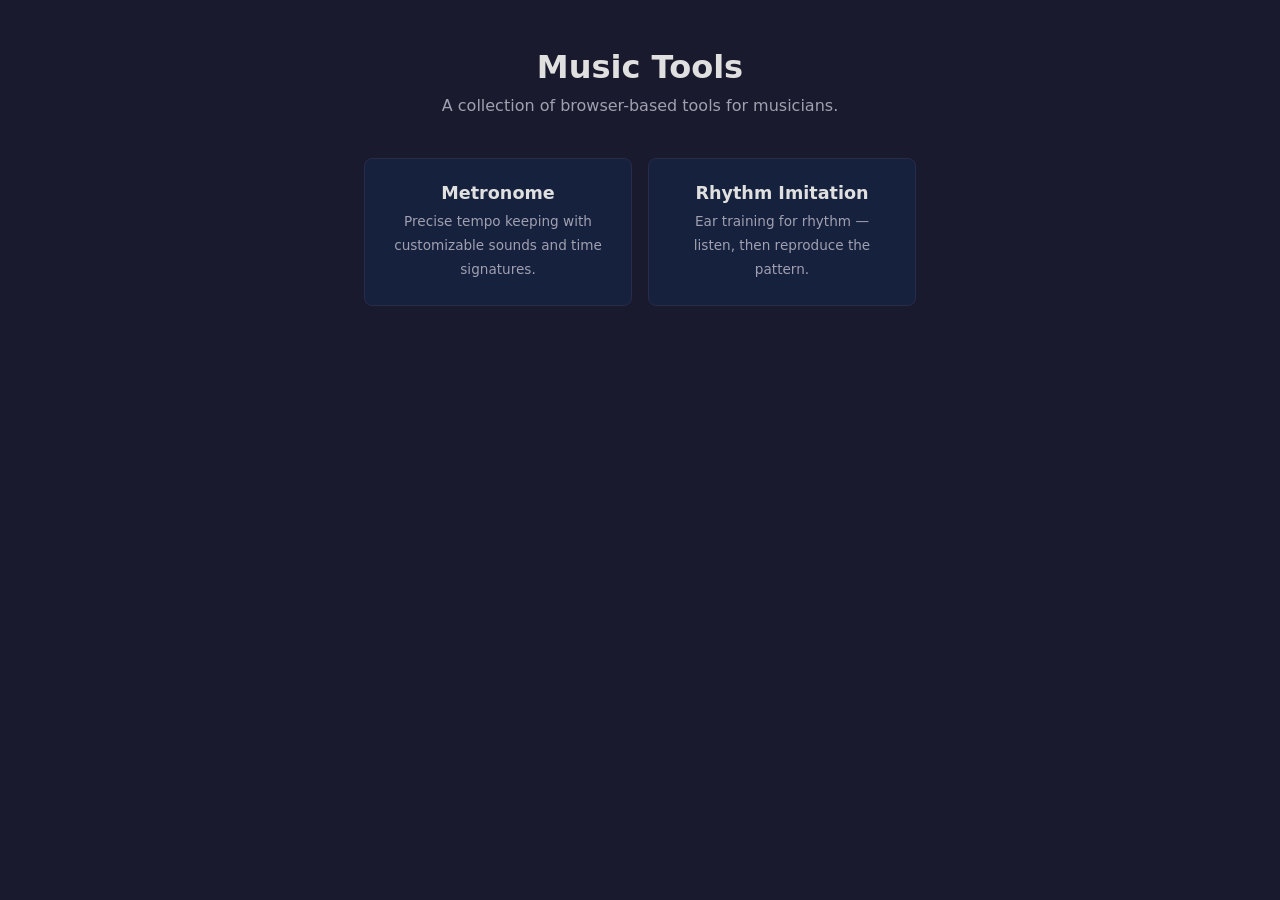
<file: index.html>
<!DOCTYPE html>
<html lang="en">
<head>
    <meta charset="UTF-8">
    <meta name="viewport" content="width=device-width, initial-scale=1.0">
    <title>Music Tools</title>
    <link rel="stylesheet" href="shared/css/base.css">
    <style>
        .landing {
            max-width: 600px;
            margin: 0 auto;
            padding: 3rem 1.5rem;
            text-align: center;
        }

        .landing h1 {
            font-size: 2rem;
            margin-bottom: 0.5rem;
        }

        .landing p {
            color: var(--text-secondary);
            margin-bottom: 2.5rem;
        }

        .tool-grid {
            display: grid;
            grid-template-columns: repeat(auto-fill, minmax(200px, 1fr));
            gap: 1rem;
        }

        .tool-card {
            display: block;
            padding: 1.5rem;
            background: var(--bg-secondary);
            border: 1px solid var(--border);
            border-radius: var(--radius-md);
            text-decoration: none;
            transition: border-color var(--transition-fast), transform var(--transition-fast);
        }

        .tool-card:hover {
            border-color: var(--accent);
            transform: translateY(-2px);
            color: var(--text-primary);
        }

        .tool-card h2 {
            font-size: 1.1rem;
            margin-bottom: 0.3rem;
        }

        .tool-card span {
            font-size: 0.85rem;
            color: var(--text-secondary);
        }
    </style>
</head>
<body>
    <main class="landing">
        <h1>Music Tools</h1>
        <p>A collection of browser-based tools for musicians.</p>

        <div class="tool-grid">
            <a href="metronome/index.html" class="tool-card">
                <h2>Metronome</h2>
                <span>Precise tempo keeping with customizable sounds and time signatures.</span>
            </a>
            <a href="rhythm/index.html" class="tool-card">
                <h2>Rhythm Imitation</h2>
                <span>Ear training for rhythm — listen, then reproduce the pattern.</span>
            </a>
        </div>
    </main>
</body>
</html>
</file>
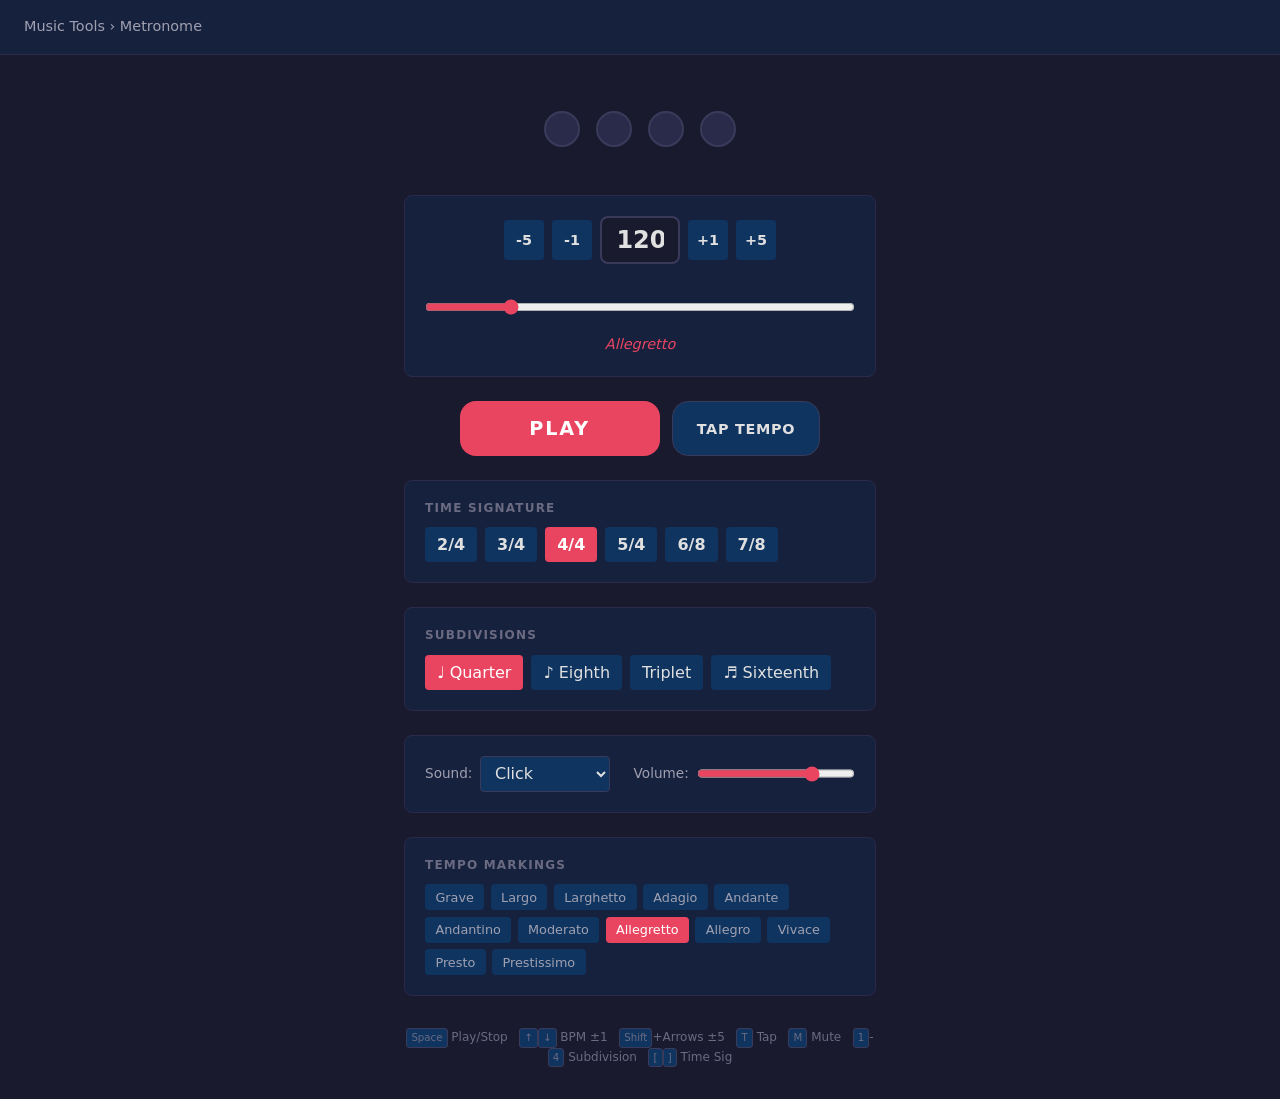
<file: metronome/index.html>
<!DOCTYPE html>
<html lang="en">
<head>
    <meta charset="UTF-8">
    <meta name="viewport" content="width=device-width, initial-scale=1.0">
    <title>Metronome - Music Tools</title>
    <link rel="stylesheet" href="../shared/css/base.css">
    <link rel="stylesheet" href="css/metronome.css">
</head>
<body>
    <header class="site-header">
        <nav><a href="../index.html">Music Tools</a> &rsaquo; Metronome</nav>
    </header>

    <main class="metronome">
        <!-- Beat Display -->
        <section class="beat-display" aria-label="Beat indicator">
            <div class="beat-dots" id="beatDots"></div>
        </section>

        <!-- BPM Control -->
        <section class="bpm-control">
            <div class="bpm-buttons">
                <button class="bpm-adjust" data-delta="-5">-5</button>
                <button class="bpm-adjust" data-delta="-1">-1</button>
                <input type="number" id="bpmInput" class="bpm-input" min="20" max="600" value="120">
                <button class="bpm-adjust" data-delta="1">+1</button>
                <button class="bpm-adjust" data-delta="5">+5</button>
            </div>
            <input type="range" id="bpmSlider" class="bpm-slider" min="20" max="600" value="120">
            <div class="tempo-label" id="tempoLabel">Allegretto</div>
        </section>

        <!-- Play / Tap -->
        <section class="play-control">
            <button id="playBtn" class="play-btn">PLAY</button>
            <button id="tapBtn" class="tap-btn">TAP TEMPO</button>
        </section>

        <!-- Time Signature -->
        <section class="time-signature">
            <h3>Time Signature</h3>
            <div class="ts-buttons" id="tsButtons">
                <button data-beats="2" data-unit="4">2/4</button>
                <button data-beats="3" data-unit="4">3/4</button>
                <button data-beats="4" data-unit="4" class="active">4/4</button>
                <button data-beats="5" data-unit="4">5/4</button>
                <button data-beats="6" data-unit="8">6/8</button>
                <button data-beats="7" data-unit="8">7/8</button>
            </div>
        </section>

        <!-- Subdivisions -->
        <section class="subdivisions">
            <h3>Subdivisions</h3>
            <div class="sub-buttons" id="subButtons">
                <button data-sub="1" class="active">&#9833; Quarter</button>
                <button data-sub="2">&#9834; Eighth</button>
                <button data-sub="3">Triplet</button>
                <button data-sub="4">&#9836; Sixteenth</button>
            </div>
        </section>

        <!-- Sound & Volume -->
        <section class="sound-volume">
            <div class="sound-select">
                <label for="soundSelect">Sound:</label>
                <select id="soundSelect"></select>
            </div>
            <div class="volume-control">
                <label for="volumeSlider">Volume:</label>
                <input type="range" id="volumeSlider" min="0" max="100" value="80">
            </div>
        </section>

        <!-- Tempo Presets -->
        <section class="tempo-presets">
            <h3>Tempo Markings</h3>
            <div class="preset-buttons" id="presetButtons"></div>
        </section>

        <!-- Shortcuts Help -->
        <div class="shortcuts-help">
            <kbd>Space</kbd> Play/Stop &nbsp;
            <kbd>&uarr;</kbd><kbd>&darr;</kbd> BPM &plusmn;1 &nbsp;
            <kbd>Shift</kbd>+Arrows &plusmn;5 &nbsp;
            <kbd>T</kbd> Tap &nbsp;
            <kbd>M</kbd> Mute &nbsp;
            <kbd>1</kbd>-<kbd>4</kbd> Subdivision &nbsp;
            <kbd>[</kbd><kbd>]</kbd> Time Sig
        </div>
    </main>

    <script type="module" src="js/main.js"></script>
</body>
</html>
</file>
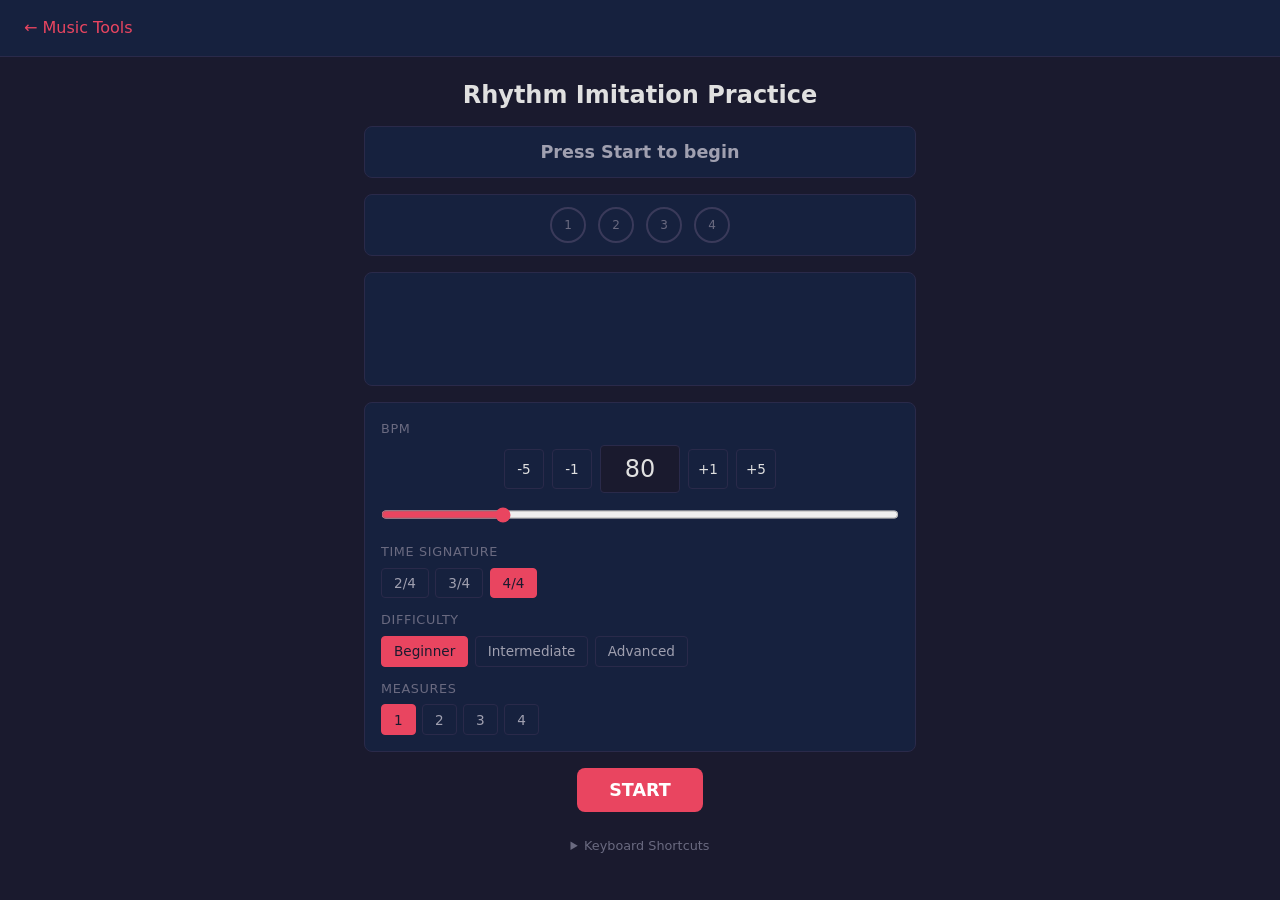
<file: rhythm/index.html>
<!DOCTYPE html>
<html lang="en">
<head>
    <meta charset="UTF-8">
    <meta name="viewport" content="width=device-width, initial-scale=1.0">
    <title>Rhythm Imitation Practice — Music Tools</title>
    <link rel="stylesheet" href="../shared/css/base.css">
    <link rel="stylesheet" href="css/rhythm.css">
</head>
<body>
    <header class="site-header">
        <a href="../index.html" class="site-header-back">&larr; Music Tools</a>
    </header>

    <main class="rhythm-container">
        <h1>Rhythm Imitation Practice</h1>

        <!-- Status banner -->
        <div id="phase-banner" class="phase-banner">Press Start to begin</div>

        <!-- Beat display -->
        <section class="section beat-display-section">
            <div id="beat-display" class="beat-display"></div>
        </section>

        <!-- Notation area -->
        <section class="section notation-section">
            <div id="notation-area" class="notation-area"></div>
        </section>

        <!-- Score display -->
        <section id="score-section" class="section score-section hidden">
            <div class="score-header">
                <span id="score-grade" class="score-grade"></span>
                <span id="score-percent" class="score-percent"></span>
            </div>
            <div id="score-breakdown" class="score-breakdown"></div>
        </section>

        <!-- Settings -->
        <section class="section settings-section">
            <!-- BPM -->
            <div class="setting-row">
                <label>BPM</label>
                <div class="bpm-controls">
                    <button id="bpm-down-5" class="btn-adjust" title="-5">-5</button>
                    <button id="bpm-down-1" class="btn-adjust" title="-1">-1</button>
                    <input type="number" id="bpm-input" min="20" max="600" value="80">
                    <button id="bpm-up-1" class="btn-adjust" title="+1">+1</button>
                    <button id="bpm-up-5" class="btn-adjust" title="+5">+5</button>
                </div>
                <input type="range" id="bpm-slider" min="20" max="300" value="80">
            </div>

            <!-- Time Signature -->
            <div class="setting-row">
                <label>Time Signature</label>
                <div class="btn-group" id="time-sig-group">
                    <button data-beats="2" data-unit="4">2/4</button>
                    <button data-beats="3" data-unit="4">3/4</button>
                    <button data-beats="4" data-unit="4" class="active">4/4</button>
                </div>
            </div>

            <!-- Difficulty -->
            <div class="setting-row">
                <label>Difficulty</label>
                <div class="btn-group" id="difficulty-group">
                    <button data-difficulty="beginner" class="active">Beginner</button>
                    <button data-difficulty="intermediate">Intermediate</button>
                    <button data-difficulty="advanced">Advanced</button>
                </div>
            </div>

            <!-- Measures -->
            <div class="setting-row">
                <label>Measures</label>
                <div class="btn-group" id="measures-group">
                    <button data-measures="1" class="active">1</button>
                    <button data-measures="2">2</button>
                    <button data-measures="3">3</button>
                    <button data-measures="4">4</button>
                </div>
            </div>
        </section>

        <!-- Controls -->
        <section class="section controls-section">
            <button id="btn-start" class="btn-primary">START</button>
            <button id="btn-stop" class="btn-secondary hidden">STOP</button>
            <button id="btn-retry" class="btn-secondary hidden">RETRY (R)</button>
            <button id="btn-next" class="btn-primary hidden">NEXT (N)</button>
        </section>

        <!-- Keyboard shortcuts -->
        <section class="section shortcuts-section">
            <details>
                <summary>Keyboard Shortcuts</summary>
                <ul class="shortcuts-list">
                    <li><kbd>Space</kbd> Start / Stop</li>
                    <li><kbd>Any key</kbd> Hit (during imitation)</li>
                    <li><kbd>R</kbd> Retry (after result)</li>
                    <li><kbd>N</kbd> Next pattern (after result)</li>
                </ul>
            </details>
        </section>
    </main>

    <script type="module" src="js/main.js"></script>
</body>
</html>
</file>
<file: shared/css/base.css>
/* === CSS Reset === */
*, *::before, *::after {
    box-sizing: border-box;
    margin: 0;
    padding: 0;
}

html {
    font-size: 16px;
    -webkit-font-smoothing: antialiased;
    -moz-osx-font-smoothing: grayscale;
}

body {
    font-family: 'Segoe UI', system-ui, -apple-system, sans-serif;
    line-height: 1.5;
    min-height: 100vh;
    background: var(--bg-primary);
    color: var(--text-primary);
}

/* === Dark Theme Custom Properties === */
:root {
    --bg-primary: #1a1a2e;
    --bg-secondary: #16213e;
    --bg-surface: #0f3460;
    --bg-surface-hover: #1a4a7a;

    --text-primary: #e0e0e0;
    --text-secondary: #a0a0b0;
    --text-muted: #6a6a80;

    --accent: #e94560;
    --accent-glow: rgba(233, 69, 96, 0.5);
    --accent-secondary: #f5a623;

    --border: #2a2a4a;
    --border-light: #3a3a5a;

    --radius-sm: 4px;
    --radius-md: 8px;
    --radius-lg: 16px;
    --radius-full: 9999px;

    --shadow-sm: 0 1px 3px rgba(0, 0, 0, 0.3);
    --shadow-md: 0 4px 12px rgba(0, 0, 0, 0.4);
    --shadow-lg: 0 8px 24px rgba(0, 0, 0, 0.5);

    --transition-fast: 0.15s ease;
    --transition-normal: 0.25s ease;
}

/* === Base Elements === */
h1, h2, h3, h4 {
    line-height: 1.2;
    color: var(--text-primary);
}

a {
    color: var(--accent);
    text-decoration: none;
    transition: color var(--transition-fast);
}

a:hover {
    color: var(--accent-secondary);
}

button {
    cursor: pointer;
    font-family: inherit;
    font-size: inherit;
    border: none;
    outline: none;
    background: none;
    color: inherit;
}

button:focus-visible {
    outline: 2px solid var(--accent);
    outline-offset: 2px;
}

input, select {
    font-family: inherit;
    font-size: inherit;
    color: inherit;
    background: var(--bg-secondary);
    border: 1px solid var(--border);
    border-radius: var(--radius-sm);
    padding: 0.4em 0.6em;
    outline: none;
    transition: border-color var(--transition-fast);
}

input:focus, select:focus {
    border-color: var(--accent);
}

/* === Layout Utilities === */
.site-header {
    padding: 1rem 1.5rem;
    background: var(--bg-secondary);
    border-bottom: 1px solid var(--border);
}

.site-header nav {
    font-size: 0.9rem;
    color: var(--text-secondary);
}

.site-header nav a {
    color: var(--text-secondary);
}

.site-header nav a:hover {
    color: var(--accent);
}
</file>
<file: metronome/css/metronome.css>
/* === Metronome Layout === */
.metronome {
    max-width: 520px;
    margin: 0 auto;
    padding: 2rem 1.5rem;
    display: flex;
    flex-direction: column;
    gap: 1.5rem;
}

.metronome section {
    background: var(--bg-secondary);
    border: 1px solid var(--border);
    border-radius: var(--radius-md);
    padding: 1.25rem;
}

.metronome section h3 {
    font-size: 0.75rem;
    text-transform: uppercase;
    letter-spacing: 0.1em;
    color: var(--text-muted);
    margin-bottom: 0.75rem;
}

/* === Beat Display === */
.beat-display {
    background: var(--bg-primary) !important;
    border: none !important;
    padding: 1.5rem 1rem !important;
}

.beat-dots {
    display: flex;
    justify-content: center;
    gap: 1rem;
    flex-wrap: wrap;
}

.beat-dot {
    width: 36px;
    height: 36px;
    border-radius: var(--radius-full);
    background: var(--border);
    border: 2px solid var(--border-light);
    transition: background var(--transition-fast);
}

.beat-dot.active {
    animation: beat-flash 0.2s ease-out;
    background: var(--accent);
    border-color: var(--accent);
    box-shadow: 0 0 16px var(--accent-glow);
}

.beat-dot.downbeat {
    animation: beat-flash-accent 0.25s ease-out;
    background: var(--accent-secondary);
    border-color: var(--accent-secondary);
    box-shadow: 0 0 20px rgba(245, 166, 35, 0.5);
}

@keyframes beat-flash {
    0% {
        background: var(--accent);
        box-shadow: 0 0 20px var(--accent-glow);
        transform: scale(1.15);
    }
    100% {
        background: var(--border);
        box-shadow: none;
        transform: scale(1);
    }
}

@keyframes beat-flash-accent {
    0% {
        background: var(--accent-secondary);
        box-shadow: 0 0 24px rgba(245, 166, 35, 0.6);
        transform: scale(1.2);
    }
    100% {
        background: var(--border);
        box-shadow: none;
        transform: scale(1);
    }
}

/* === BPM Control === */
.bpm-control {
    text-align: center;
}

.bpm-buttons {
    display: flex;
    align-items: center;
    justify-content: center;
    gap: 0.5rem;
    margin-bottom: 1rem;
}

.bpm-adjust {
    width: 40px;
    height: 40px;
    border-radius: var(--radius-sm);
    background: var(--bg-surface);
    color: var(--text-primary);
    font-weight: 600;
    font-size: 0.9rem;
    transition: background var(--transition-fast);
}

.bpm-adjust:hover {
    background: var(--bg-surface-hover);
}

.bpm-input {
    width: 80px;
    height: 48px;
    text-align: center;
    font-size: 1.5rem;
    font-weight: 700;
    background: var(--bg-primary);
    border: 2px solid var(--border-light);
    border-radius: var(--radius-md);
    color: var(--text-primary);
    -moz-appearance: textfield;
}

.bpm-input::-webkit-inner-spin-button,
.bpm-input::-webkit-outer-spin-button {
    -webkit-appearance: none;
    margin: 0;
}

.bpm-slider {
    width: 100%;
    margin: 0.75rem 0;
    accent-color: var(--accent);
    cursor: pointer;
}

.tempo-label {
    font-size: 0.9rem;
    color: var(--accent);
    font-style: italic;
}

/* === Play / Tap Controls === */
.play-control {
    display: flex;
    gap: 0.75rem;
    justify-content: center;
    background: transparent !important;
    border: none !important;
    padding: 0 !important;
}

.play-btn {
    flex: 1;
    max-width: 200px;
    padding: 1rem 2rem;
    font-size: 1.2rem;
    font-weight: 700;
    letter-spacing: 0.1em;
    border-radius: var(--radius-lg);
    background: var(--accent);
    color: #fff;
    transition: background var(--transition-fast), transform var(--transition-fast);
}

.play-btn:hover {
    background: #d63050;
    transform: scale(1.02);
}

.play-btn.playing {
    background: var(--bg-surface);
    border: 2px solid var(--accent);
    color: var(--accent);
}

.play-btn.playing:hover {
    background: var(--bg-surface-hover);
}

.tap-btn {
    padding: 1rem 1.5rem;
    font-size: 0.9rem;
    font-weight: 600;
    letter-spacing: 0.05em;
    border-radius: var(--radius-lg);
    background: var(--bg-surface);
    border: 1px solid var(--border-light);
    transition: background var(--transition-fast);
}

.tap-btn:hover {
    background: var(--bg-surface-hover);
}

/* === Time Signature === */
.ts-buttons {
    display: flex;
    gap: 0.5rem;
    flex-wrap: wrap;
}

.ts-buttons button {
    padding: 0.5rem 0.75rem;
    border-radius: var(--radius-sm);
    background: var(--bg-surface);
    font-weight: 600;
    transition: background var(--transition-fast);
}

.ts-buttons button:hover {
    background: var(--bg-surface-hover);
}

.ts-buttons button.active {
    background: var(--accent);
    color: #fff;
}

/* === Subdivisions === */
.sub-buttons {
    display: flex;
    gap: 0.5rem;
    flex-wrap: wrap;
}

.sub-buttons button {
    padding: 0.5rem 0.75rem;
    border-radius: var(--radius-sm);
    background: var(--bg-surface);
    font-weight: 500;
    transition: background var(--transition-fast);
}

.sub-buttons button:hover {
    background: var(--bg-surface-hover);
}

.sub-buttons button.active {
    background: var(--accent);
    color: #fff;
}

/* === Sound & Volume === */
.sound-volume {
    display: flex;
    gap: 1.5rem;
    align-items: center;
    flex-wrap: wrap;
}

.sound-select {
    display: flex;
    align-items: center;
    gap: 0.5rem;
}

.sound-select select {
    padding: 0.4rem 0.6rem;
    border-radius: var(--radius-sm);
    background: var(--bg-surface);
    border: 1px solid var(--border-light);
    color: var(--text-primary);
    cursor: pointer;
}

.volume-control {
    flex: 1;
    display: flex;
    align-items: center;
    gap: 0.5rem;
    min-width: 150px;
}

.volume-control input[type="range"] {
    flex: 1;
    accent-color: var(--accent);
    cursor: pointer;
}

.volume-control label,
.sound-select label {
    font-size: 0.85rem;
    color: var(--text-secondary);
    white-space: nowrap;
}

/* === Tempo Presets === */
.preset-buttons {
    display: flex;
    gap: 0.4rem;
    flex-wrap: wrap;
}

.preset-btn {
    padding: 0.35rem 0.65rem;
    font-size: 0.8rem;
    border-radius: var(--radius-sm);
    background: var(--bg-surface);
    color: var(--text-secondary);
    transition: background var(--transition-fast), color var(--transition-fast);
}

.preset-btn:hover {
    background: var(--bg-surface-hover);
    color: var(--text-primary);
}

.preset-btn.active {
    background: var(--accent);
    color: #fff;
}

/* === Keyboard Shortcuts Help === */
.shortcuts-help {
    font-size: 0.75rem;
    color: var(--text-muted);
    text-align: center;
    padding-top: 0.5rem;
}

.shortcuts-help kbd {
    display: inline-block;
    padding: 0.1em 0.4em;
    background: var(--bg-surface);
    border: 1px solid var(--border-light);
    border-radius: 3px;
    font-family: inherit;
    font-size: 0.85em;
}

/* === Responsive === */
@media (max-width: 480px) {
    .metronome {
        padding: 1rem;
        gap: 1rem;
    }

    .metronome section {
        padding: 1rem;
    }

    .beat-dot {
        width: 28px;
        height: 28px;
    }

    .bpm-input {
        width: 70px;
        height: 42px;
        font-size: 1.25rem;
    }

    .play-btn {
        font-size: 1rem;
        padding: 0.8rem 1.5rem;
    }

    .sound-volume {
        flex-direction: column;
        align-items: stretch;
    }
}
</file>
<file: rhythm/css/rhythm.css>
.rhythm-container {
    max-width: 600px;
    margin: 0 auto;
    padding: 1.5rem;
    display: flex;
    flex-direction: column;
    gap: 1rem;
}

.rhythm-container h1 {
    text-align: center;
    font-size: 1.5rem;
    margin-bottom: 0;
}

/* Phase banner */
.phase-banner {
    text-align: center;
    padding: 0.75rem 1rem;
    border-radius: var(--radius-md);
    font-size: 1.1rem;
    font-weight: 600;
    background: var(--bg-secondary);
    border: 1px solid var(--border);
    color: var(--text-secondary);
    transition: background var(--transition-fast), color var(--transition-fast), border-color var(--transition-fast);
}

.phase-banner.listen {
    background: #1a2e3e;
    border-color: #3a7abf;
    color: #7abfff;
}

.phase-banner.demo {
    background: #2e1a3e;
    border-color: #7a3abf;
    color: #bf7aff;
}

.phase-banner.your-turn {
    background: #1a3e2e;
    border-color: var(--accent-secondary);
    color: var(--accent-secondary);
    animation: pulse-banner 1s ease-in-out 2;
}

.phase-banner.result {
    background: var(--bg-secondary);
    border-color: var(--accent);
    color: var(--accent);
}

@keyframes pulse-banner {
    0%, 100% { opacity: 1; }
    50% { opacity: 0.6; }
}

/* Sections */
.section {
    background: var(--bg-secondary);
    border: 1px solid var(--border);
    border-radius: var(--radius-md);
    padding: 1rem;
}

/* Beat display */
.beat-display-section {
    padding: 0.75rem 1rem;
}

.beat-display {
    display: flex;
    justify-content: center;
    gap: 0.75rem;
    flex-wrap: wrap;
}

.beat-dot {
    width: 36px;
    height: 36px;
    border-radius: 50%;
    border: 2px solid var(--border-light);
    display: flex;
    align-items: center;
    justify-content: center;
    font-size: 0.75rem;
    color: var(--text-muted);
    transition: border-color var(--transition-fast);
}

.beat-dot.active {
    border-color: var(--accent);
    background: var(--accent);
    color: var(--bg-primary);
    animation: beat-flash 0.2s ease-out;
}

.beat-dot.downbeat.active {
    border-color: var(--accent-secondary);
    background: var(--accent-secondary);
    animation: beat-flash-accent 0.25s ease-out;
}

@keyframes beat-flash {
    from { transform: scale(1.15); }
    to { transform: scale(1); }
}

@keyframes beat-flash-accent {
    from { transform: scale(1.2); }
    to { transform: scale(1); }
}

/* Notation area */
.notation-section {
    min-height: 100px;
    display: flex;
    align-items: center;
    justify-content: center;
}

.notation-area {
    width: 100%;
    min-height: 80px;
    display: flex;
    align-items: center;
    justify-content: center;
    color: var(--text-muted);
    font-style: italic;
}

.notation-area svg {
    width: 100%;
    height: auto;
}

/* Score display */
.score-section {
    text-align: center;
}

.score-header {
    display: flex;
    align-items: center;
    justify-content: center;
    gap: 1rem;
    margin-bottom: 0.75rem;
}

.score-grade {
    font-size: 2.5rem;
    font-weight: 700;
    line-height: 1;
}

.score-percent {
    font-size: 1.5rem;
    color: var(--text-secondary);
}

.score-grade.grade-a { color: #4caf50; }
.score-grade.grade-b { color: #8bc34a; }
.score-grade.grade-c { color: var(--accent-secondary); }
.score-grade.grade-d { color: #ff9800; }
.score-grade.grade-f { color: var(--accent); }

.score-breakdown {
    display: flex;
    justify-content: center;
    gap: 1.5rem;
    font-size: 0.85rem;
    color: var(--text-secondary);
}

.score-breakdown .stat {
    display: flex;
    flex-direction: column;
    align-items: center;
    gap: 0.2rem;
}

.score-breakdown .stat-value {
    font-size: 1.1rem;
    font-weight: 600;
    color: var(--text-primary);
}

/* Settings */
.settings-section {
    display: flex;
    flex-direction: column;
    gap: 0.75rem;
}

.setting-row {
    display: flex;
    flex-direction: column;
    gap: 0.4rem;
}

.setting-row label {
    font-size: 0.8rem;
    text-transform: uppercase;
    letter-spacing: 0.05em;
    color: var(--text-muted);
}

.bpm-controls {
    display: flex;
    align-items: center;
    justify-content: center;
    gap: 0.5rem;
}

.btn-adjust {
    width: 40px;
    height: 40px;
    border-radius: var(--radius-sm);
    background: var(--bg-tertiary);
    color: var(--text-primary);
    font-size: 0.85rem;
    border: 1px solid var(--border);
}

.btn-adjust:hover {
    border-color: var(--accent);
}

#bpm-input {
    width: 80px;
    height: 48px;
    text-align: center;
    font-size: 1.5rem;
    background: var(--bg-primary);
    color: var(--text-primary);
    border: 1px solid var(--border);
    border-radius: var(--radius-sm);
    -moz-appearance: textfield;
}

#bpm-input::-webkit-inner-spin-button,
#bpm-input::-webkit-outer-spin-button {
    -webkit-appearance: none;
    margin: 0;
}

#bpm-slider {
    width: 100%;
    accent-color: var(--accent);
}

/* Button groups */
.btn-group {
    display: flex;
    gap: 0.4rem;
    flex-wrap: wrap;
}

.btn-group button {
    padding: 0.4rem 0.75rem;
    border-radius: var(--radius-sm);
    background: var(--bg-tertiary);
    color: var(--text-secondary);
    font-size: 0.85rem;
    border: 1px solid var(--border);
    transition: all var(--transition-fast);
}

.btn-group button:hover {
    border-color: var(--text-secondary);
    color: var(--text-primary);
}

.btn-group button.active {
    background: var(--accent);
    color: var(--bg-primary);
    border-color: var(--accent);
}

/* Controls */
.controls-section {
    display: flex;
    justify-content: center;
    gap: 0.75rem;
    background: none;
    border: none;
    padding: 0;
}

.btn-primary {
    padding: 0.75rem 2rem;
    font-size: 1.1rem;
    font-weight: 600;
    border-radius: var(--radius-md);
    background: var(--accent);
    color: white;
    border: none;
    transition: all var(--transition-fast);
}

.btn-primary:hover {
    opacity: 0.9;
    transform: translateY(-1px);
}

.btn-secondary {
    padding: 0.75rem 1.5rem;
    font-size: 1rem;
    font-weight: 600;
    border-radius: var(--radius-md);
    background: var(--bg-tertiary);
    color: var(--text-primary);
    border: 1px solid var(--border);
    transition: all var(--transition-fast);
}

.btn-secondary:hover {
    border-color: var(--text-secondary);
}

/* Shortcuts */
.shortcuts-section {
    background: none;
    border: none;
    padding: 0;
}

.shortcuts-section details {
    color: var(--text-muted);
    font-size: 0.8rem;
}

.shortcuts-section summary {
    cursor: pointer;
    text-align: center;
    padding: 0.5rem;
}

.shortcuts-list {
    list-style: none;
    padding: 0.5rem 0 0;
    display: flex;
    flex-wrap: wrap;
    justify-content: center;
    gap: 0.5rem 1.5rem;
}

.shortcuts-list kbd {
    padding: 0.15rem 0.4rem;
    border-radius: 3px;
    background: var(--bg-secondary);
    border: 1px solid var(--border);
    font-family: inherit;
    font-size: 0.75rem;
}

/* Utility */
.hidden {
    display: none !important;
}

/* Responsive */
@media (max-width: 480px) {
    .rhythm-container {
        padding: 1rem;
    }

    .beat-dot {
        width: 28px;
        height: 28px;
        font-size: 0.65rem;
    }

    .bpm-controls {
        gap: 0.3rem;
    }

    .btn-adjust {
        width: 34px;
        height: 34px;
    }

    #bpm-input {
        width: 65px;
        height: 40px;
        font-size: 1.2rem;
    }
}
</file>
